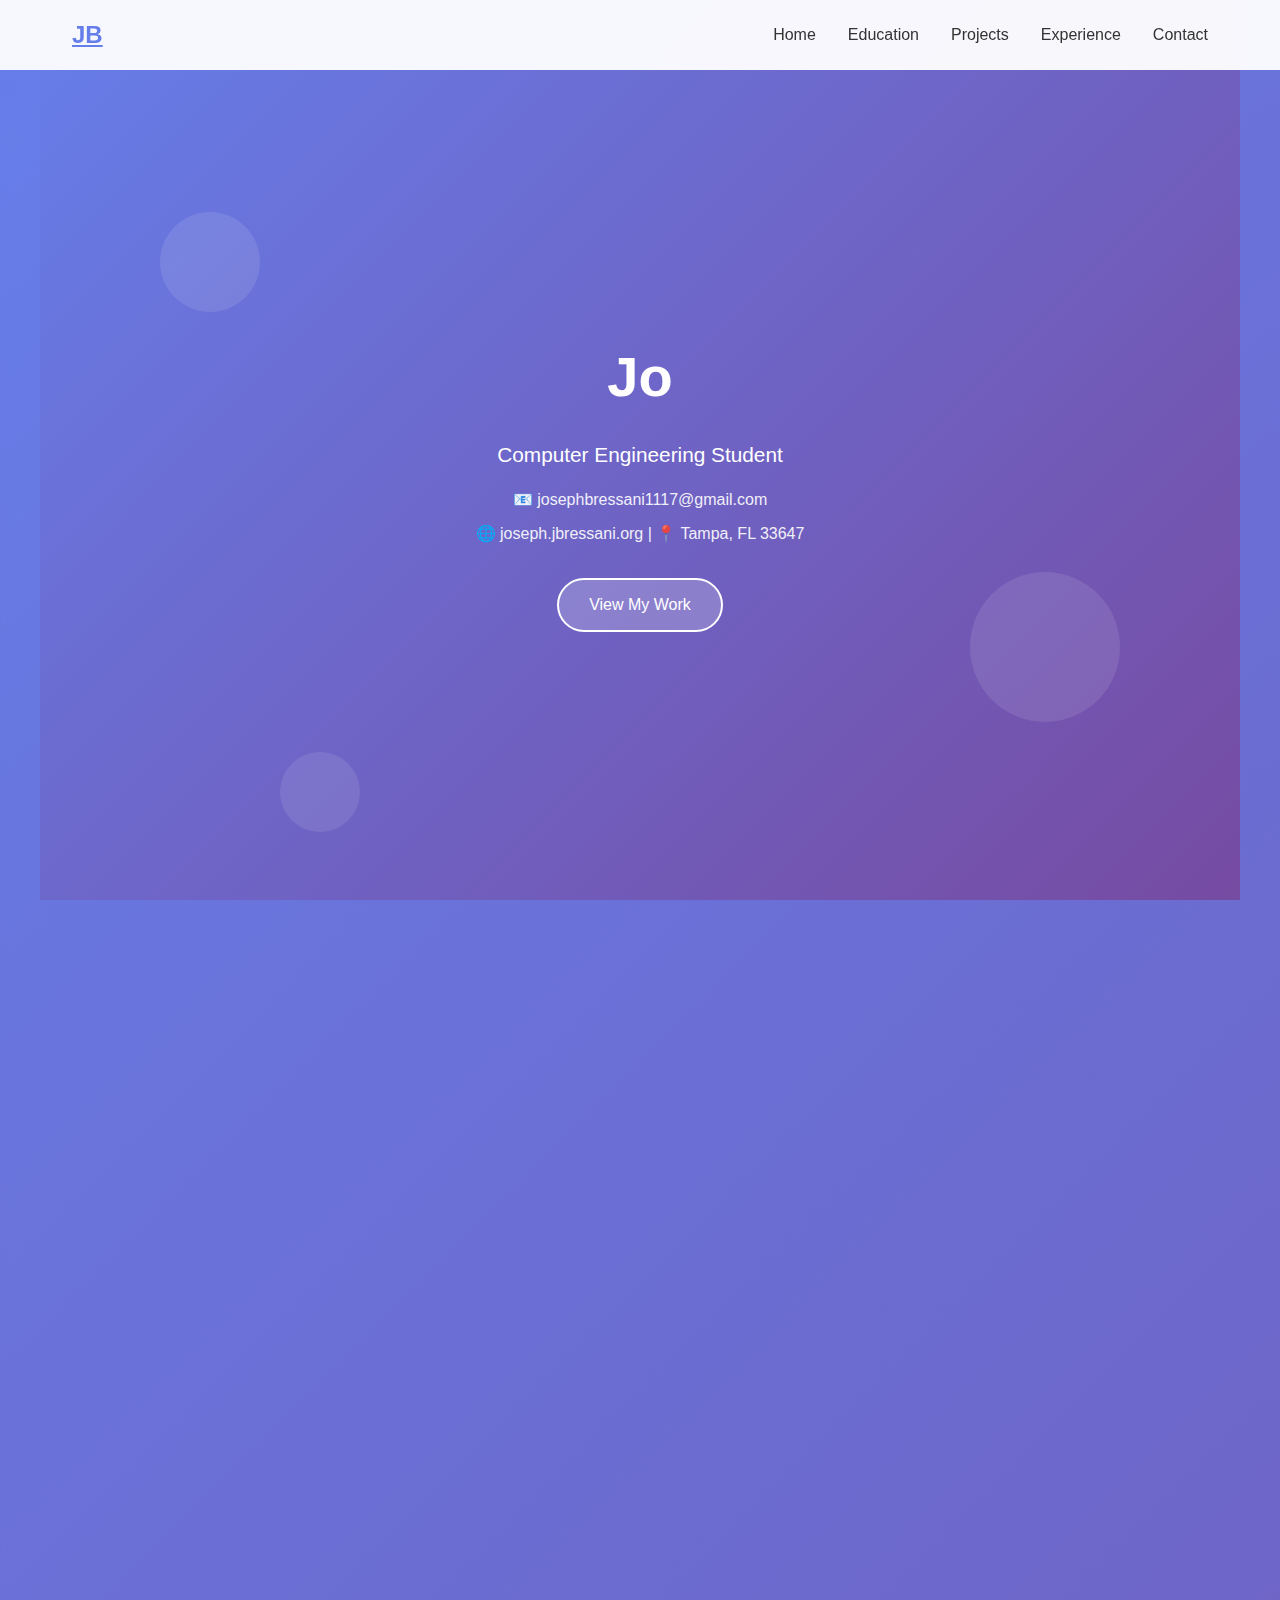
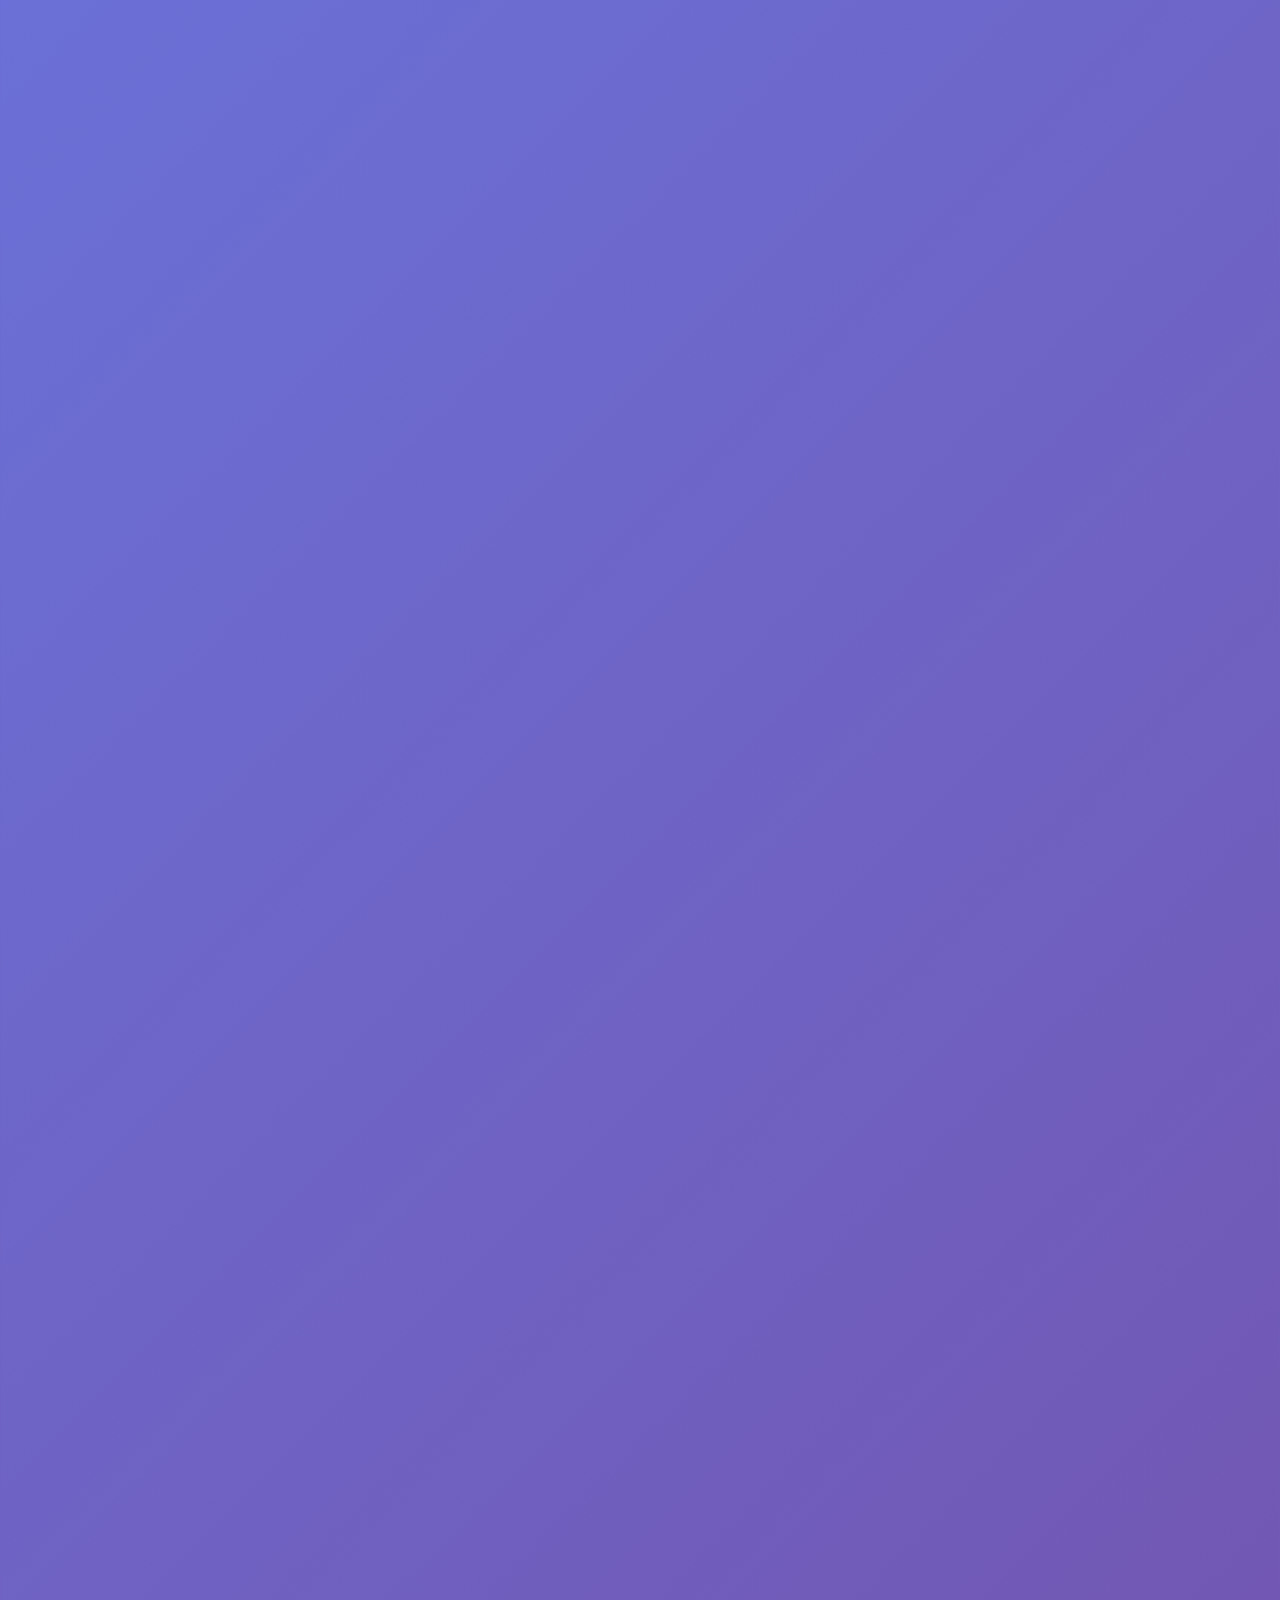
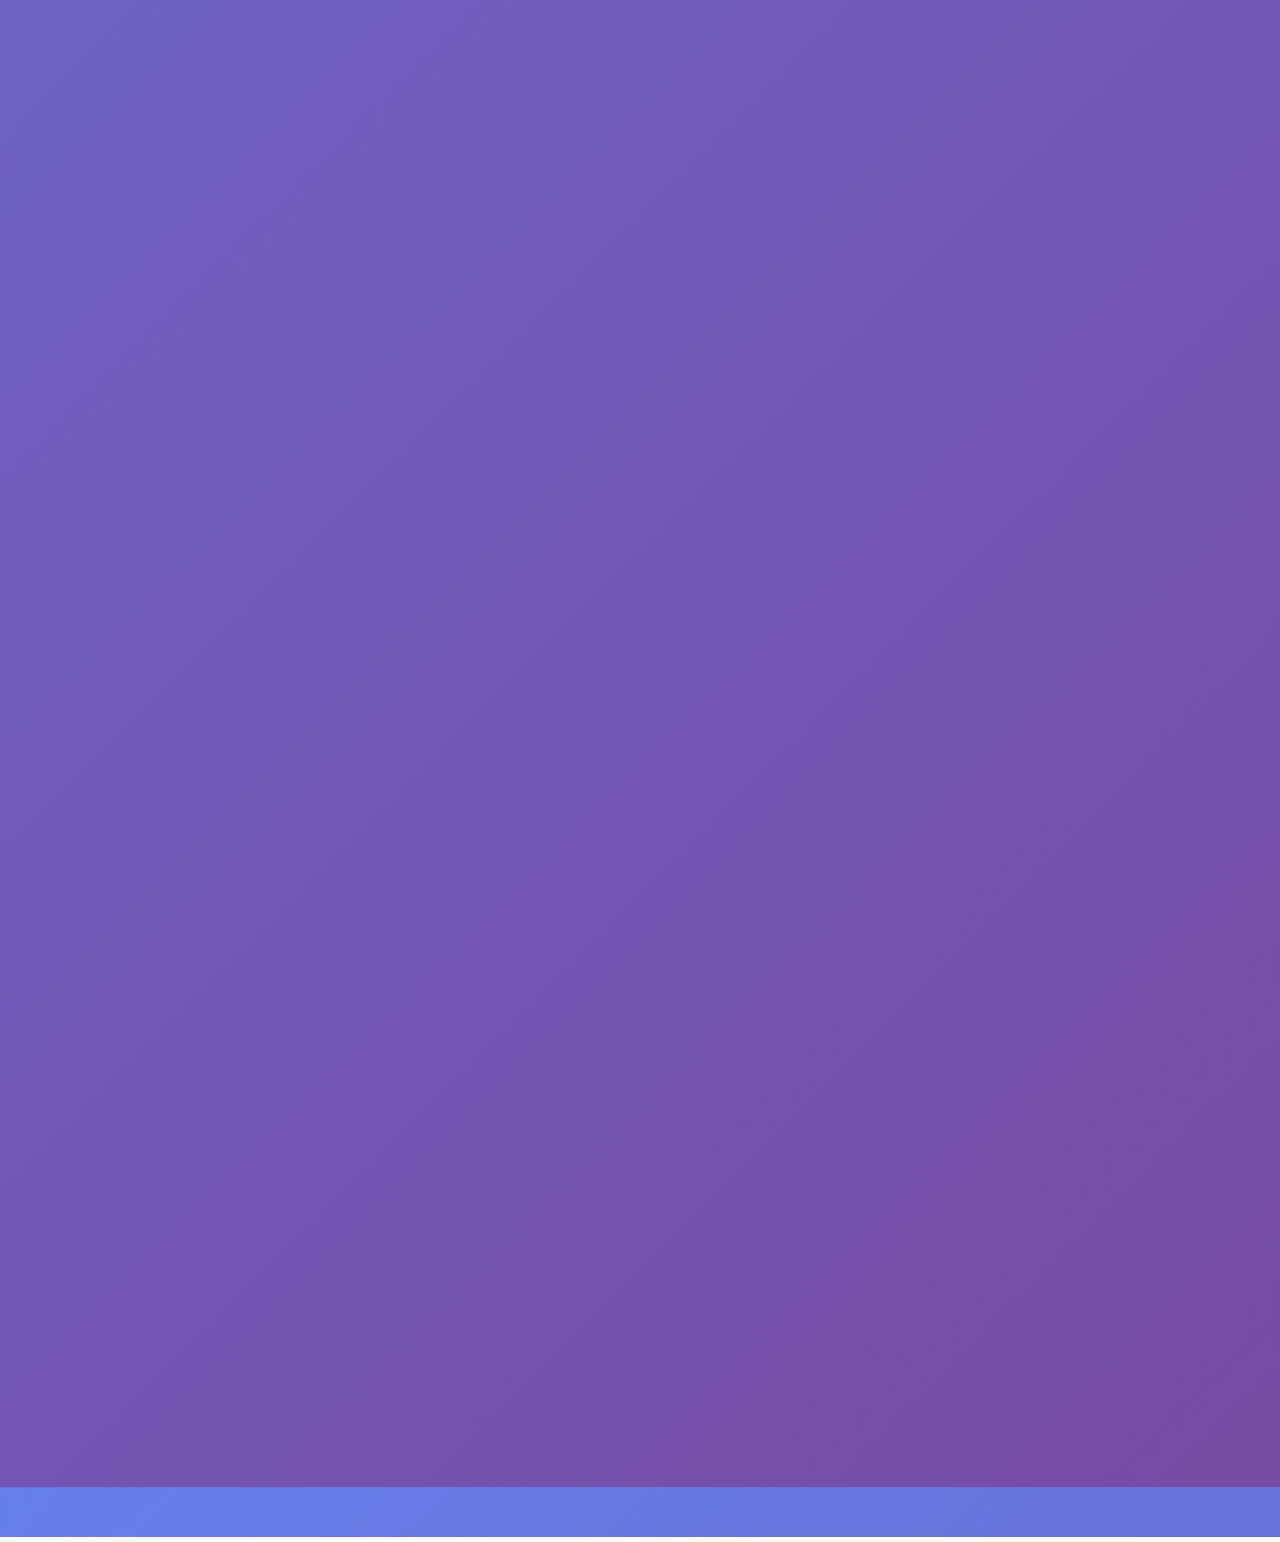
<file: index.html>
<!DOCTYPE html>
<html lang="en">
  <head>
    <meta charset="UTF-8" />
    <meta name="viewport" content="width=device-width, initial-scale=1.0" />
    <title>Joseph Bressani - Portfolio</title>
    <link rel="stylesheet" href="styles.css" />
  </head>
  <body>
    <nav id="navbar">
      <div class="nav-container">
        <a href="index.html" class="logo">JB</a>

        <ul class="nav-links">
          <li><a href="#home" class="active">Home</a></li>
          <li><a href="education.html#education">Education</a></li>
          <li><a href="projects.html#projects">Projects</a></li>
          <li><a href="experience.html#experience">Experience</a></li>
          <li><a href="contact.html#contact">Contact</a></li>
        </ul>
      </div>
    </nav>

    <section id="home">
      <div class="floating-shapes">
        <div class="shape"></div>
        <div class="shape"></div>
        <div class="shape"></div>
      </div>
      <div class="hero-content">
        <h1>Joseph Bressani</h1>
        <p>Computer Engineering Student</p>
        <div class="contact-info">
          <p>📧 josephbressani1117@gmail.com</p>
          <p>🌐 joseph.jbressani.org | 📍 Tampa, FL 33647</p>
        </div>
        <a href="#projects" class="cta-button">View My Work</a>
      </div>
    </section>

    <section id="education">
      <div class="content-section">
        <h2 class="section-title">Education</h2>

        <div class="education-item">
          <h3>Bachelor of Science in Computer Engineering</h3>
          <div class="year">2023 - 2027 (Expected)</div>
          <p>
            University of South Florida, Tampa, FL - Current GPA: 3.72, Dean's
            List (3x). Focusing on computer systems, networking, and
            infrastructure development.
          </p>
        </div>

        <div class="education-item">
          <h3>Core Competencies</h3>
          <div class="year">Academic & Personal Projects</div>
          <p>
            <strong>Programming:</strong> Python, C/C++, JavaScript, TypeScript,
            HTML, CSS<br />
            <strong>Web Development:</strong> Angular, Responsive Design, Custom
            Domain Management<br />
            <strong>Infrastructure:</strong> Proxmox, Ubuntu Server,
            Virtualization, Container Management
          </p>
        </div>

        <div class="education-item">
          <h3>Technical Skills</h3>
          <div class="year">Hands-on Experience</div>
          <p>
            <strong>Networking:</strong> Port Forwarding, Static IP
            Configuration, LAN/WAN Setup<br />
            <strong>Tools:</strong> Visual Studio Code, GitHub, Windows/Linux
            CLI, WinSCP, Putty<br />
            <strong>Systems:</strong> Server Administration, Self-hosted
            Services, Remote Access Configuration
          </p>
        </div>
      </div>
    </section>

    <section id="projects">
      <div class="content-section">
        <h2 class="section-title">Projects</h2>

        <div class="projects-grid">
          <!-- <div class="project-card">
                    <h3>Angular Website</h3>
                    <p>Currently developing a modern web application using Angular framework with TypeScript. Focus on creating responsive, user-friendly interfaces with advanced component architecture.</p>
                    <div class="project-tech">
                        <span class="tech-tag">Angular</span>
                        <span class="tech-tag">TypeScript</span>
                        <span class="tech-tag">HTML/CSS</span>
                        <span class="tech-tag">JavaScript</span>
                    </div>
                </div> -->

          <div class="project-card">
            <h3>Personal Resume Website</h3>
            <p>
              Created a fully responsive personal website using HTML, CSS, and
              JavaScript. Integrated with GitHub for version control and
              deployed with custom domain configuration.
            </p>
            <div class="project-tech">
              <span class="tech-tag">HTML</span>
              <span class="tech-tag">CSS</span>
              <span class="tech-tag">JavaScript</span>
              <span class="tech-tag">GitHub</span>
            </div>
          </div>

          <div class="project-card">
            <h3>Homelab Infrastructure</h3>
            <p>
              Designed and implemented a comprehensive homelab system for
              virtualization and server administration. Deployed VMs and
              containers using Proxmox, with remote access capabilities.
            </p>
            <div class="project-tech">
              <span class="tech-tag">Proxmox</span>
              <span class="tech-tag">Ubuntu Server</span>
              <span class="tech-tag">Virtualization</span>
              <span class="tech-tag">Networking</span>
            </div>
          </div>

          <div class="project-card">
            <h3>Minecraft Server Management</h3>
            <p>
              Configured and deployed a Minecraft server on Ubuntu Server with
              port forwarding for external access. Managed server administration
              and user experience optimization.
            </p>
            <div class="project-tech">
              <span class="tech-tag">Ubuntu Server</span>
              <span class="tech-tag">Port Forwarding</span>
              <span class="tech-tag">Server Admin</span>
              <span class="tech-tag">Linux CLI</span>
            </div>
          </div>

          <div class="project-card">
            <h3></h3>
            <p></p>
            <div class="project-tech">
              <span class="tech-tag"></span>
              <span class="tech-tag"></span>
              <span class="tech-tag"></span>
              <span class="tech-tag"></span>
            </div>
          </div>
        </div>
      </div>
    </section>

    <section id="experience">
      <div class="content-section">
        <h2 class="section-title">Work Experience</h2>

        <div class="education-item">
          <h3>Clubhouse Staff</h3>
          <div class="year">November 2023 - Present</div>
          <p><strong>The Melrose Management Partnership</strong> - Tampa, FL</p>
          <ul style="margin-top: 1rem; padding-left: 2rem">
            <li>
              Create and maintain a
              <strong>clean and safe environment</strong> through comprehensive
              clubhouse maintenance and community rule enforcement
            </li>
            <li>
              Provide
              <strong>friendly and professional customer service</strong> to
              residents and guests during events and daily operations
            </li>
            <li>
              Coordinate <strong>event setup and cleanup</strong>, ensuring all
              amenities are properly prepared and functioning optimally
            </li>
            <li>
              <strong>Address resident concerns</strong> and clubhouse issues
              promptly, providing effective assistance and solutions when
              possible
            </li>
          </ul>
        </div>
      </div>
    </section>

    <section id="contact">
      <div class="content-section">
        <h2 class="section-title">Contact Me</h2>

        <form class="contact-form" id="contactForm">
          <div class="form-group">
            <label for="name">Name</label>
            <input type="text" id="name" name="name" required />
          </div>

          <div class="form-group">
            <label for="email">Email</label>
            <input type="email" id="email" name="email" required />
          </div>

          <div class="form-group">
            <label for="subject">Subject</label>
            <input type="text" id="subject" name="subject" required />
          </div>

          <div class="form-group">
            <label for="message">Message</label>
            <textarea id="message" name="message" rows="5" required></textarea>
          </div>

          <button type="submit" class="submit-btn">Send Message</button>
        </form>
      </div>
    </section>

    <script src="script.js"></script>
  </body>
</html>
</file>
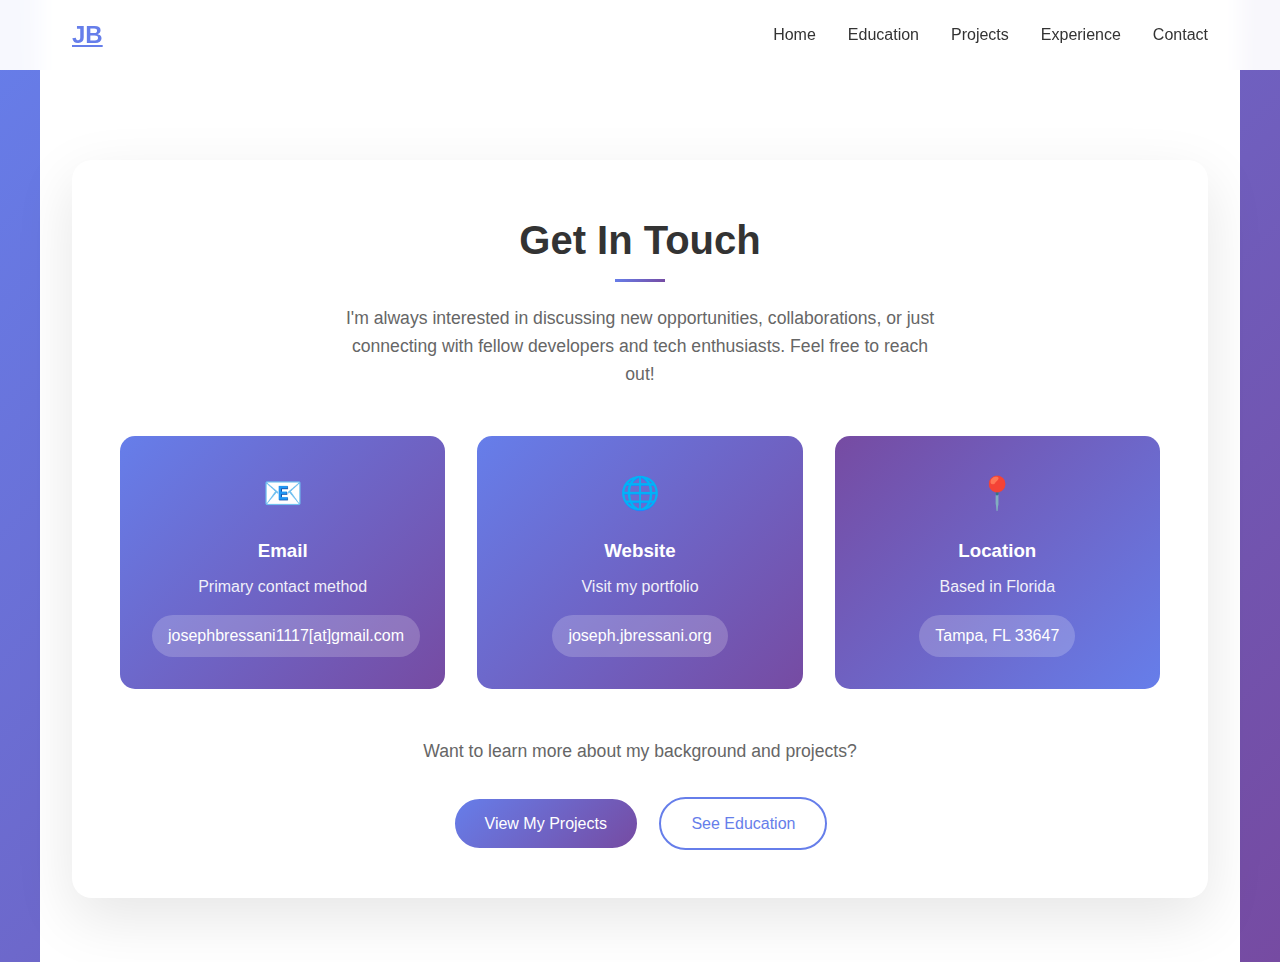
<file: contact.html>
<!DOCTYPE html>
<html lang="en">
  <head>
    <meta charset="UTF-8" />
    <meta name="viewport" content="width=device-width, initial-scale=1.0" />
    <title>Joseph Bressani - Contact</title>
    <link rel="stylesheet" href="styles.css" />
  </head>
  <body>
    <nav id="navbar">
      <div class="nav-container">
        <a href="index.html" class="logo">JB</a>
        <ul class="nav-links">
          <li><a href="index.html">Home</a></li>
          <li><a href="education.html">Education</a></li>
          <li><a href="projects.html">Projects</a></li>
          <li><a href="experience.html">Experience</a></li>
          <li><a href="contact.html" class="active">Contact</a></li>
        </ul>
      </div>
    </nav>

    <section
      id="contact"
      class="visible"
      style="background: white; min-height: 100vh; padding-top: 8rem"
    >
      <div class="content-section">
        <h2 class="section-title">Get In Touch</h2>
        <p
          style="
            text-align: center;
            margin-bottom: 3rem;
            color: #666;
            font-size: 1.1rem;
            max-width: 600px;
            margin-left: auto;
            margin-right: auto;
          "
        >
          I'm always interested in discussing new opportunities, collaborations,
          or just connecting with fellow developers and tech enthusiasts. Feel
          free to reach out!
        </p>

        <!-- Contact Information Cards -->
        <div
          style="
            display: grid;
            grid-template-columns: repeat(auto-fit, minmax(250px, 1fr));
            gap: 2rem;
            margin-bottom: 3rem;
          "
        >
          <div
            style="
              background: linear-gradient(135deg, #667eea 0%, #764ba2 100%);
              color: white;
              padding: 2rem;
              border-radius: 15px;
              text-align: center;
              transition: all 0.3s ease;
            "
            class="contact-card"
          >
            <div style="font-size: 2rem; margin-bottom: 1rem">📧</div>
            <h3 style="margin-bottom: 0.5rem">Email</h3>
            <p style="opacity: 0.9; margin-bottom: 1rem">
              Primary contact method
            </p>
            <a
              style="
                color: white;
                text-decoration: none;
                font-weight: 500;
                padding: 0.5rem 1rem;
                background: rgba(255, 255, 255, 0.2);
                border-radius: 25px;
                display: inline-block;
                transition: all 0.3s ease;
              "
            >
              josephbressani1117[at]gmail.com
            </a>
          </div>

          <div
            style="
              background: linear-gradient(135deg, #667eea 0%, #764ba2 100%);
              color: white;
              padding: 2rem;
              border-radius: 15px;
              text-align: center;
              transition: all 0.3s ease;
            "
            class="contact-card"
          >
            <div style="font-size: 2rem; margin-bottom: 1rem">🌐</div>
            <h3 style="margin-bottom: 0.5rem">Website</h3>
            <p style="opacity: 0.9; margin-bottom: 1rem">Visit my portfolio</p>
            <a
              href="http://joseph.jbressani.org"
              target="_blank"
              style="
                color: white;
                text-decoration: none;
                font-weight: 500;
                padding: 0.5rem 1rem;
                background: rgba(255, 255, 255, 0.2);
                border-radius: 25px;
                display: inline-block;
                transition: all 0.3s ease;
              "
            >
              joseph.jbressani.org
            </a>
          </div>

          <div
            style="
              background: linear-gradient(135deg, #764ba2 0%, #667eea 100%);
              color: white;
              padding: 2rem;
              border-radius: 15px;
              text-align: center;
              transition: all 0.3s ease;
            "
            class="contact-card"
          >
            <div style="font-size: 2rem; margin-bottom: 1rem">📍</div>
            <h3 style="margin-bottom: 0.5rem">Location</h3>
            <p style="opacity: 0.9; margin-bottom: 1rem">Based in Florida</p>
            <span
              style="
                color: white;
                font-weight: 500;
                padding: 0.5rem 1rem;
                background: rgba(255, 255, 255, 0.2);
                border-radius: 25px;
                display: inline-block;
              "
            >
              Tampa, FL 33647
            </span>
          </div>
        </div>

        <!-- Navigation Links -->
        <div style="text-align: center; margin-top: 3rem">
          <p style="color: #666; margin-bottom: 2rem; font-size: 1.1rem">
            Want to learn more about my background and projects?
          </p>
          <div>
            <a
              href="projects.html"
              class="cta-button"
              style="
                margin-right: 1rem;
                display: inline-block;
                padding: 12px 30px;
                background: linear-gradient(135deg, #667eea 0%, #764ba2 100%);
                color: white;
                text-decoration: none;
                border-radius: 50px;
                transition: all 0.3s ease;
              "
              >View My Projects</a
            >
            <a
              href="education.html"
              class="cta-button secondary"
              style="
                display: inline-block;
                padding: 12px 30px;
                background: transparent;
                border: 2px solid #667eea;
                color: #667eea;
                text-decoration: none;
                border-radius: 50px;
                transition: all 0.3s ease;
              "
              >See Education</a
            >
          </div>
        </div>
      </div>
    </section>

    <script src="script.js"></script>
  </body>
</html>
</file>
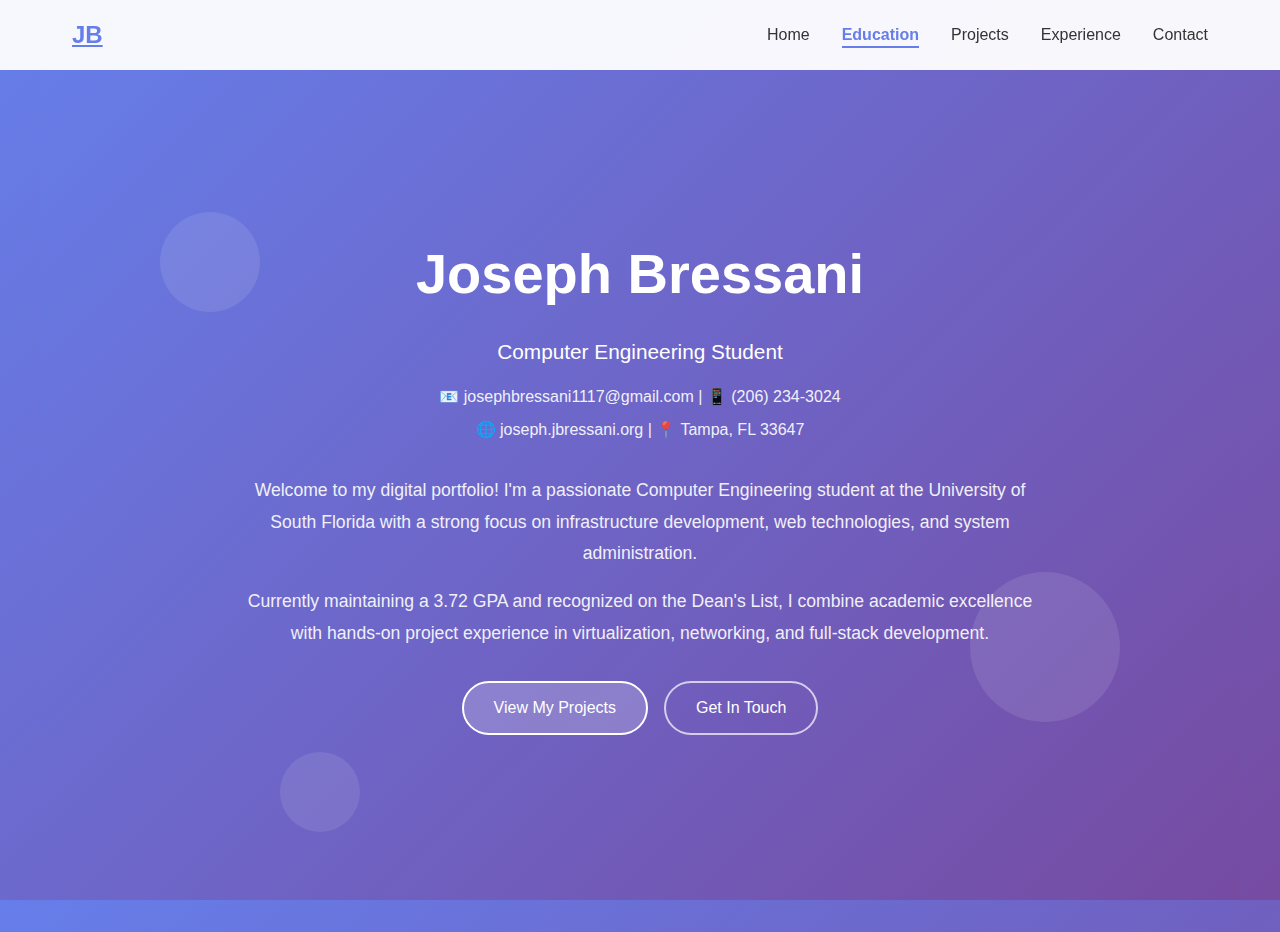
<file: education.html>
<!DOCTYPE html>
<html lang="en">
  <head>
    <meta charset="UTF-8" />
    <meta name="viewport" content="width=device-width, initial-scale=1.0" />
    <title>Joseph Bressani - Home</title>
    <link rel="stylesheet" href="styles.css" />
  </head>
  <body>
    <nav id="navbar">
      <div class="nav-container">
        <a href="index.html" class="logo">JB</a>
        <ul class="nav-links">
          <li><a href="index.html">Home</a></li>
          <li><a href="education.html" class="active">Education</a></li>
          <li><a href="projects.html">Projects</a></li>
          <li><a href="experience.html">Experience</a></li>
          <li><a href="contact.html">Contact</a></li>
        </ul>
      </div>
    </nav>

    <section id="home" class="visible">
      <div class="floating-shapes">
        <div class="shape"></div>
        <div class="shape"></div>
        <div class="shape"></div>
      </div>
      <div class="hero-content">
        <h1>Joseph Bressani</h1>
        <p>Computer Engineering Student</p>
        <div class="contact-info">
          <p>📧 josephbressani1117@gmail.com | 📱 (206) 234-3024</p>
          <p>🌐 joseph.jbressani.org | 📍 Tampa, FL 33647</p>
        </div>

        <div class="intro-text">
          <p>
            Welcome to my digital portfolio! I'm a passionate Computer
            Engineering student at the University of South Florida with a strong
            focus on infrastructure development, web technologies, and system
            administration.
          </p>
          <p>
            Currently maintaining a 3.72 GPA and recognized on the Dean's List,
            I combine academic excellence with hands-on project experience in
            virtualization, networking, and full-stack development.
          </p>
        </div>

        <div class="cta-buttons">
          <a href="projects.html" class="cta-button">View My Projects</a>
          <a href="contact.html" class="cta-button secondary">Get In Touch</a>
        </div>
      </div>
    </section>

    <style>
      .intro-text {
        max-width: 800px;
        margin: 2rem auto;
        animation: slideInUp 1s ease 0.5s both;
      }

      .intro-text p {
        font-size: 1.1rem;
        margin-bottom: 1rem;
        opacity: 0.9;
        line-height: 1.8;
      }

      .cta-buttons {
        display: flex;
        gap: 1rem;
        justify-content: center;
        flex-wrap: wrap;
        margin-top: 2rem;
        animation: slideInUp 1s ease 0.6s both;
      }

      .cta-button.secondary {
        background: transparent;
        border: 2px solid rgba(255, 255, 255, 0.7);
      }

      .cta-button.secondary:hover {
        background: rgba(255, 255, 255, 0.1);
        border-color: white;
      }

      .nav-links a.active {
        color: #667eea;
        font-weight: 600;
      }

      .nav-links a.active::after {
        width: 100%;
      }

      @media (max-width: 768px) {
        .cta-buttons {
          flex-direction: column;
          align-items: center;
        }

        .cta-button {
          width: 200px;
          text-align: center;
        }
      }
    </style>

    <script src="script.js"></script>
  </body>
</html>
</file>
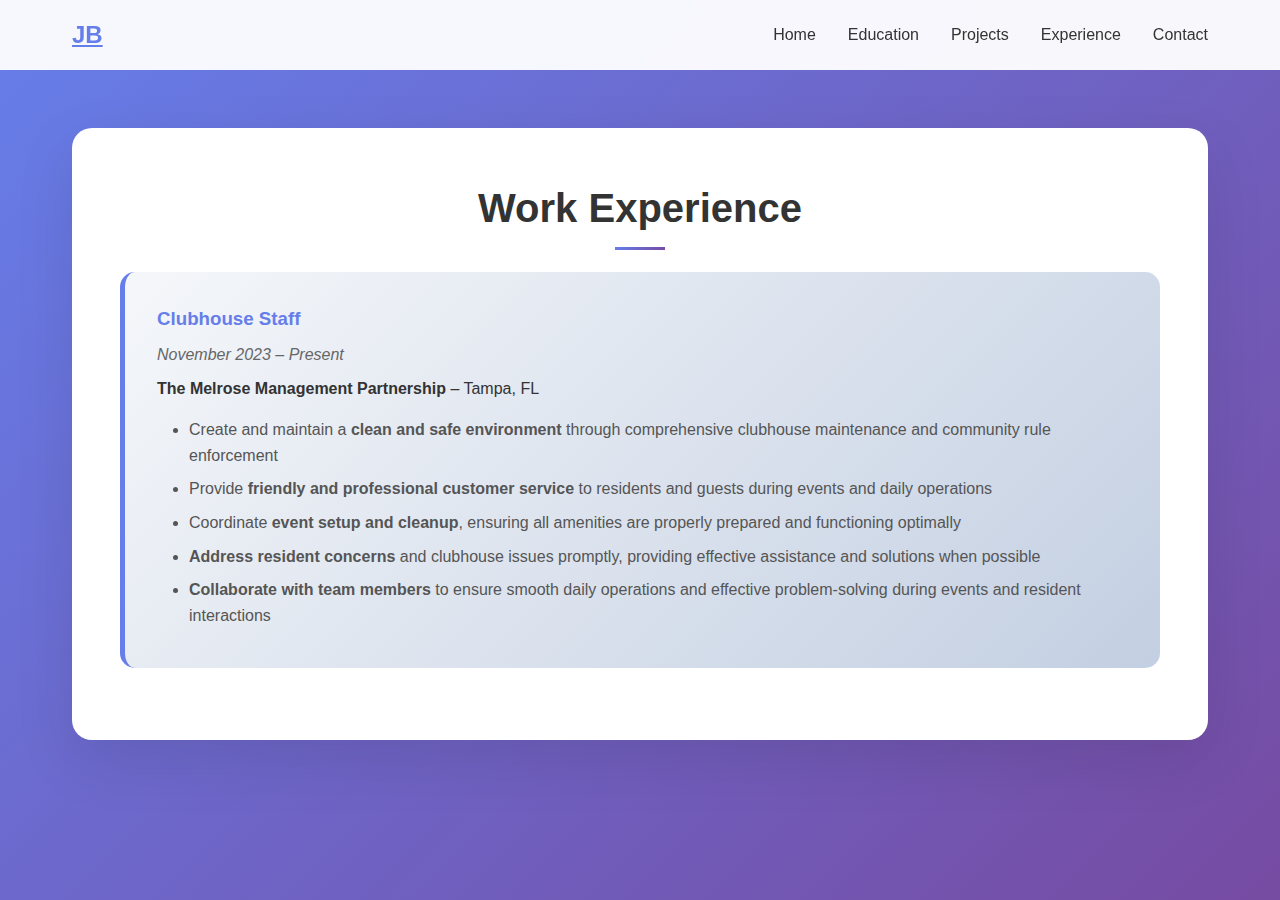
<file: experience.html>
<!DOCTYPE html>
<html lang="en">
  <head>
    <meta charset="UTF-8" />
    <meta name="viewport" content="width=device-width, initial-scale=1.0" />
    <title>Joseph Bressani - Experience</title>
    <link rel="stylesheet" href="styles.css" />
  </head>
  <body>
    <nav id="navbar">
      <div class="nav-container">
        <a href="index.html" class="logo">JB</a>
        <ul class="nav-links">
          <li><a href="index.html">Home</a></li>
          <li><a href="education.html">Education</a></li>
          <li><a href="projects.html">Projects</a></li>
          <li><a href="experience.html" class="active">Experience</a></li>
          <li><a href="contact.html">Contact</a></li>
        </ul>
      </div>
    </nav>

    <section id="experience" class="visible">
      <div class="content-section">
        <h2 class="section-title">Work Experience</h2>
        <div class="education-item">
          <h3>Clubhouse Staff</h3>
          <div class="year">November 2023 – Present</div>
          <p><strong>The Melrose Management Partnership</strong> – Tampa, FL</p>
          <ul style="margin-top: 1rem; padding-left: 2rem">
            <li>
              Create and maintain a
              <strong>clean and safe environment</strong> through comprehensive
              clubhouse maintenance and community rule enforcement
            </li>
            <li>
              Provide
              <strong>friendly and professional customer service</strong> to
              residents and guests during events and daily operations
            </li>
            <li>
              Coordinate <strong>event setup and cleanup</strong>, ensuring all
              amenities are properly prepared and functioning optimally
            </li>
            <li>
              <strong>Address resident concerns</strong> and clubhouse issues
              promptly, providing effective assistance and solutions when
              possible
            </li>
            <li>
              <strong>Collaborate with team members</strong> to ensure smooth
              daily operations and effective problem-solving during events and
              resident interactions
            </li>
          </ul>
        </div>
      </div>
    </section>

    <script src="script.js"></script>
  </body>
</html>
</file>
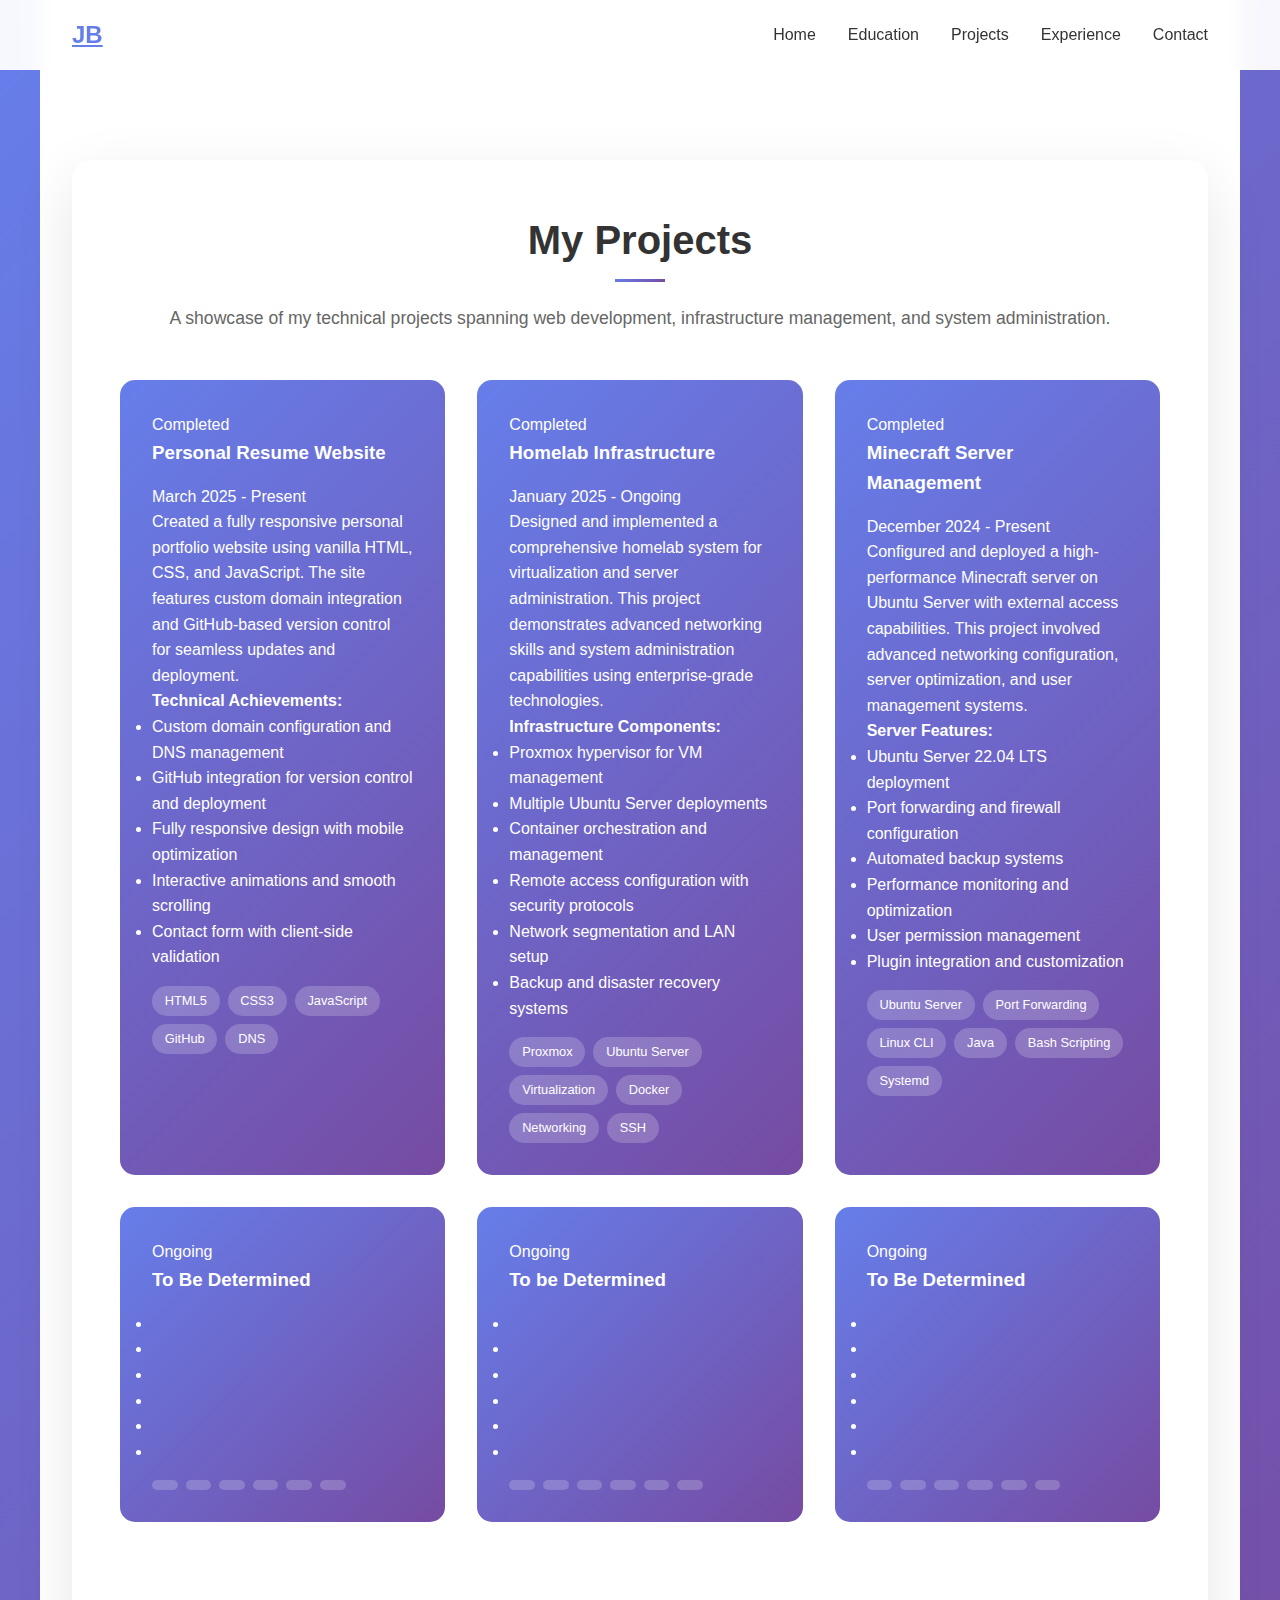
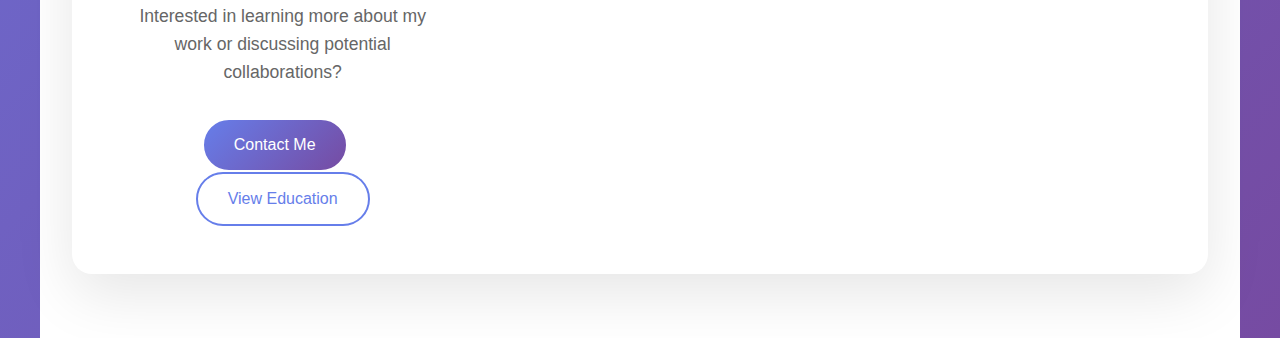
<file: projects.html>
<!DOCTYPE html>
<html lang="en">
<head>
    <meta charset="UTF-8">
    <meta name="viewport" content="width=device-width, initial-scale=1.0">
    <title>Joseph Bressani - Projects</title>
    <link rel="stylesheet" href="styles.css">
</head>
<body>
    <nav id="navbar">
        <div class="nav-container">
          <a href="index.html" class="logo">JB</a>
          <ul class="nav-links">
            <li><a href="index.html">Home</a></li>
            <li><a href="education.html">Education</a></li>
            <li><a href="projects.html" class="active">Projects</a></li>
            <li><a href="experience.html">Experience</a></li>
            <li><a href="contact.html">Contact</a></li>
          </ul>
        </div>
    </nav>
      

    <section id="projects" class="visible" style="background: white; min-height: 100vh; padding-top: 8rem;">
        <div class="content-section">
            <h2 class="section-title">My Projects</h2>
            <p style="text-align: center; margin-bottom: 3rem; color: #666; font-size: 1.1rem;">
                A showcase of my technical projects spanning web development, infrastructure management, and system administration.
            </p>
            
            <div class="projects-grid">
                <!-- Angular Website Project -->
                <!-- <div class="project-card detailed">
                    <div class="project-status ongoing">Ongoing</div>
                    <h3>Angular Website Development</h3>
                    <div class="project-timeline">June 2025 - Present</div>
                    <p>Currently developing a sophisticated web application using the Angular framework with TypeScript. This project focuses on creating responsive, user-friendly interfaces with advanced component architecture and modern web development practices.</p>
                    
                    <div class="project-highlights">
                        <h4>Key Features:</h4>
                        <ul>
                            <li>Component-based architecture with Angular 15+</li>
                            <li>TypeScript for enhanced code reliability</li>
                            <li>Responsive design for all device types</li>
                            <li>Modern UI/UX implementation</li>
                        </ul>
                    </div>
                    
                    <div class="project-tech">
                        <span class="tech-tag">Angular</span>
                        <span class="tech-tag">TypeScript</span>
                        <span class="tech-tag">HTML5</span>
                        <span class="tech-tag">SCSS</span>
                        <span class="tech-tag">RxJS</span>
                    </div>
                </div> -->

                <!-- Resume Website Project -->
                <div class="project-card detailed">
                    <div class="project-status completed">Completed</div>
                    <h3>Personal Resume Website</h3>
                    <div class="project-timeline">March 2025 - Present</div>
                    <p>Created a fully responsive personal portfolio website using vanilla HTML, CSS, and JavaScript. The site features custom domain integration and GitHub-based version control for seamless updates and deployment.</p>
                    
                    <div class="project-highlights">
                        <h4>Technical Achievements:</h4>
                        <ul>
                            <li>Custom domain configuration and DNS management</li>
                            <li>GitHub integration for version control and deployment</li>
                            <li>Fully responsive design with mobile optimization</li>
                            <li>Interactive animations and smooth scrolling</li>
                            <li>Contact form with client-side validation</li>
                        </ul>
                    </div>
                    
                    <div class="project-tech">
                        <span class="tech-tag">HTML5</span>
                        <span class="tech-tag">CSS3</span>
                        <span class="tech-tag">JavaScript</span>
                        <span class="tech-tag">GitHub</span>
                        <span class="tech-tag">DNS</span>
                    </div>
                </div>

                <!-- Homelab Infrastructure Project -->
                <div class="project-card detailed">
                    <div class="project-status completed">Completed</div>
                    <h3>Homelab Infrastructure</h3>
                    <div class="project-timeline">January 2025 - Ongoing</div>
                    <p>Designed and implemented a comprehensive homelab system for virtualization and server administration. This project demonstrates advanced networking skills and system administration capabilities using enterprise-grade technologies.</p>
                    
                    <div class="project-highlights">
                        <h4>Infrastructure Components:</h4>
                        <ul>
                            <li>Proxmox hypervisor for VM management</li>
                            <li>Multiple Ubuntu Server deployments</li>
                            <li>Container orchestration and management</li>
                            <li>Remote access configuration with security protocols</li>
                            <li>Network segmentation and LAN setup</li>
                            <li>Backup and disaster recovery systems</li>
                        </ul>
                    </div>
                    
                    <div class="project-tech">
                        <span class="tech-tag">Proxmox</span>
                        <span class="tech-tag">Ubuntu Server</span>
                        <span class="tech-tag">Virtualization</span>
                        <span class="tech-tag">Docker</span>
                        <span class="tech-tag">Networking</span>
                        <span class="tech-tag">SSH</span>
                    </div>
                </div>

                <!-- Minecraft Server Management Project -->
                <div class="project-card detailed">
                    <div class="project-status completed">Completed</div>
                    <h3>Minecraft Server Management</h3>
                    <div class="project-timeline">December 2024 - Present</div>
                    <p>Configured and deployed a high-performance Minecraft server on Ubuntu Server with external access capabilities. This project involved advanced networking configuration, server optimization, and user management systems.</p>
                    
                    <div class="project-highlights">
                        <h4>Server Features:</h4>
                        <ul>
                            <li>Ubuntu Server 22.04 LTS deployment</li>
                            <li>Port forwarding and firewall configuration</li>
                            <li>Automated backup systems</li>
                            <li>Performance monitoring and optimization</li>
                            <li>User permission management</li>
                            <li>Plugin integration and customization</li>
                        </ul>
                    </div>
                    
                    <div class="project-tech">
                        <span class="tech-tag">Ubuntu Server</span>
                        <span class="tech-tag">Port Forwarding</span>
                        <span class="tech-tag">Linux CLI</span>
                        <span class="tech-tag">Java</span>
                        <span class="tech-tag">Bash Scripting</span>
                        <span class="tech-tag">Systemd</span>
                    </div>
                </div>

                <!-- Web Development Skills Project -->
                <!-- <div class="project-card detailed">
                    <div class="project-status ongoing">Learning</div>
                    <h3>Advanced Web Development</h3>
                    <div class="project-timeline">Present</div>
                    <p>Expanding expertise in modern web development technologies and frameworks. Focus on building scalable, maintainable applications with emphasis on performance optimization and user experience.</p>
                    
                    <div class="project-highlights">
                        <h4>Skills Development:</h4>
                        <ul>
                            <li>Advanced JavaScript and ES6+ features</li>
                            <li>React.js component development</li>
                            <li>Node.js backend development</li>
                            <li>Database integration (MySQL, MongoDB)</li>
                            <li>API development and consumption</li>
                            <li>Performance optimization techniques</li>
                        </ul>
                    </div>
                    
                    <div class="project-tech">
                        <span class="tech-tag">JavaScript</span>
                        <span class="tech-tag">React</span>
                        <span class="tech-tag">Node.js</span>
                        <span class="tech-tag">MySQL</span>
                        <span class="tech-tag">REST APIs</span>
                        <span class="tech-tag">Git</span>
                    </div>
                </div> -->

                <!-- Unknown -->
                <div class="project-card detailed">
                    <div class="project-status ongoing">Ongoing</div>
                    <h3>To Be Determined</h3>
                    <div class="project-timeline"></div>
                    <p></p>
                    
                    <div class="project-highlights">
                        <h4></h4>
                        <ul>
                            <li></li>
                            <li></li>
                            <li></li>
                            <li></li>
                            <li></li>
                            <li></li>
                        </ul>
                    </div>
                    
                    <div class="project-tech">
                        <span class="tech-tag"></span>
                        <span class="tech-tag"></span>
                        <span class="tech-tag"></span>
                        <span class="tech-tag"></span>
                        <span class="tech-tag"></span>
                        <span class="tech-tag"></span>
                    </div>
                </div>

                <!-- Unknown -->
                <div class="project-card detailed">
                    <div class="project-status ongoing">Ongoing</div>
                    <h3>To be Determined</h3>
                    <div class="project-timeline"></div>
                    <p></p>
                    
                    <div class="project-highlights">
                        <h4></h4>
                        <ul>
                            <li></li>
                            <li></li>
                            <li></li>
                            <li></li>
                            <li></li>
                            <li></li>
                        </ul>
                    </div>
                    
                    <div class="project-tech">
                        <span class="tech-tag"></span>
                        <span class="tech-tag"></span>
                        <span class="tech-tag"></span>
                        <span class="tech-tag"></span>
                        <span class="tech-tag"></span>
                        <span class="tech-tag"></span>
                    </div>
                </div>
                
                <!-- Unknown -->
                <div class="project-card detailed">
                    <div class="project-status ongoing">Ongoing</div>
                    <h3>To Be Determined</h3>
                    <div class="project-timeline"></div>
                    <p></p>
                    
                    <div class="project-highlights">
                        <h4></h4>
                        <ul>
                            <li></li>
                            <li></li>
                            <li></li>
                            <li></li>
                            <li></li>
                            <li></li>
                        </ul>
                    </div>
                    
                    <div class="project-tech">
                        <span class="tech-tag"></span>
                        <span class="tech-tag"></span>
                        <span class="tech-tag"></span>
                        <span class="tech-tag"></span>
                        <span class="tech-tag"></span>
                        <span class="tech-tag"></span>
                    </div>
                </div>

            <!-- Project Statistics -->
            <!-- <div style="margin-top: 4rem; text-align: center; padding: 2rem; background: linear-gradient(135deg, #f5f7fa 0%, #c3cfe2 100%); border-radius: 15px;">
                <h3 style="color: #667eea; margin-bottom: 1rem;">Project Impact</h3>
                <div style="display: grid; grid-template-columns: repeat(auto-fit, minmax(200px, 1fr)); gap: 2rem; margin-top: 2rem;">
                    <div>
                        <h4 style="font-size: 2rem; color: #667eea; margin-bottom: 0.5rem;">6+</h4>
                        <p style="color: #666;">Active Projects</p>
                    </div>
                    <div>
                        <h4 style="font-size: 2rem; color: #667eea; margin-bottom: 0.5rem;">15+</h4>
                        <p style="color: #666;">Technologies Used</p>
                    </div>
                    <div>
                        <h4 style="font-size: 2rem; color: #667eea; margin-bottom: 0.5rem;">100+</h4>
                        <p style="color: #666;">Hours of Development</p>
                    </div>
                    <div>
                        <h4 style="font-size: 2rem; color: #667eea; margin-bottom: 0.5rem;">3.72</h4>
                        <p style="color: #666;">Academic GPA</p>
                    </div>
                </div>
            </div> -->

            <!-- Call to Action -->
            <div style="text-align: center; margin-top: 3rem;">
                <p style="color: #666; margin-bottom: 2rem; font-size: 1.1rem;">
                    Interested in learning more about my work or discussing potential collaborations?
                </p>
                <div>
                    <a href="contact.html" class="cta-button" style="margin-right: 1rem; display: inline-block; padding: 12px 30px; background: linear-gradient(135deg, #667eea 0%, #764ba2 100%); color: white; text-decoration: none; border-radius: 50px; transition: all 0.3s ease;">Contact Me</a>
                    <a href="education.html" class="cta-button secondary" style="display: inline-block; padding: 12px 30px; background: transparent; border: 2px solid #667eea; color: #667eea; text-decoration: none; border-radius: 50px; transition: all 0.3s ease;">View Education</a>
                </div>
            </div>
        </div>
    </section>

    <script src="script.js"></script>
</body>
</html>
</file>
<file: styles.css>
* {
    margin: 0;
    padding: 0;
    box-sizing: border-box;
}

body {
    font-family: 'Arial', sans-serif;
    line-height: 1.6;
    color: #333;
    overflow-x: hidden;
    background: linear-gradient(135deg, #667eea 0%, #764ba2 100%);
}

/* Navigation */
nav {
    position: fixed;
    top: 0;
    width: 100%;
    background: rgba(255, 255, 255, 0.95);
    backdrop-filter: blur(10px);
    z-index: 1000;
    padding: 1rem 0;
    transition: all 0.3s ease;
}

nav.scrolled {
    background: rgba(255, 255, 255, 0.98);
    box-shadow: 0 2px 20px rgba(0, 0, 0, 0.1);
}

.nav-container {
    max-width: 1200px;
    margin: 0 auto;
    display: flex;
    justify-content: space-between;
    align-items: center;
    padding: 0 2rem;
}

.logo {
    font-size: 1.5rem;
    font-weight: bold;
    color: #667eea;
    animation: pulse 2s infinite;
}

.nav-links {
    display: flex;
    list-style: none;
    gap: 2rem;
}

.nav-links a {
    text-decoration: none;
    color: #333;
    font-weight: 500;
    transition: all 0.3s ease;
    position: relative;
}

.nav-links a:hover {
    color: #667eea;
    transform: translateY(-2px);
}

.nav-links a::after {
    content: '';
    position: absolute;
    width: 0;
    height: 2px;
    bottom: -5px;
    left: 0;
    background: #667eea;
    transition: width 0.3s ease;
}

.nav-links a:hover::after {
    width: 100%;
}

/* Sections */
section {
    min-height: 100vh;
    padding: 6rem 2rem 2rem;
    max-width: 1200px;
    margin: 0 auto;
    opacity: 0;
    transform: translateY(50px);
    transition: all 0.8s ease;
}

section.visible {
    opacity: 1;
    transform: translateY(0);
}

/* Home Section */
#home {
    display: flex;
    align-items: center;
    justify-content: center;
    text-align: center;
    background: linear-gradient(135deg, #667eea 0%, #764ba2 100%);
    color: white;
    position: relative;
}

.hero-content h1 {
    font-size: 3.5rem;
    margin-bottom: 1rem;
    animation: slideInUp 1s ease;
}

.hero-content p {
    font-size: 1.3rem;
    margin-bottom: 1rem;
    animation: slideInUp 1s ease 0.2s both;
}

.contact-info {
    margin-bottom: 2rem;
    animation: slideInUp 1s ease 0.3s both;
}

.contact-info p {
    font-size: 1rem;
    opacity: 0.9;
    margin-bottom: 0.5rem;
}

.cta-button {
    display: inline-block;
    padding: 12px 30px;
    background: rgba(255, 255, 255, 0.2);
    border: 2px solid white;
    color: white;
    text-decoration: none;
    border-radius: 50px;
    transition: all 0.3s ease;
    animation: slideInUp 1s ease 0.4s both;
}

.cta-button:hover {
    background: white;
    color: #667eea;
    transform: translateY(-3px);
    box-shadow: 0 10px 30px rgba(0, 0, 0, 0.2);
}

.floating-shapes {
    position: absolute;
    width: 100%;
    height: 100%;
    overflow: hidden;
    z-index: -1;
}

.shape {
    position: absolute;
    background: rgba(255, 255, 255, 0.1);
    border-radius: 50%;
    animation: float 6s ease-in-out infinite;
}

.shape:nth-child(1) {
    width: 100px;
    height: 100px;
    top: 20%;
    left: 10%;
    animation-delay: 0s;
}

.shape:nth-child(2) {
    width: 150px;
    height: 150px;
    top: 60%;
    right: 10%;
    animation-delay: 2s;
}

.shape:nth-child(3) {
    width: 80px;
    height: 80px;
    top: 80%;
    left: 20%;
    animation-delay: 4s;
}

/* Content Sections */
.content-section {
    background: white;
    border-radius: 20px;
    padding: 3rem;
    margin: 2rem 0;
    box-shadow: 0 20px 60px rgba(0, 0, 0, 0.1);
    position: relative;
}

.section-title {
    font-size: 2.5rem;
    margin-bottom: 2rem;
    color: #333;
    text-align: center;
    position: relative;
}

.section-title::after {
    content: '';
    position: absolute;
    width: 50px;
    height: 3px;
    background: linear-gradient(135deg, #667eea, #764ba2);
    bottom: -10px;
    left: 50%;
    transform: translateX(-50%);
}

/* Education Section */
.education-item {
    background: linear-gradient(135deg, #f5f7fa 0%, #c3cfe2 100%);
    padding: 2rem;
    margin: 1.5rem 0;
    border-radius: 15px;
    border-left: 5px solid #667eea;
    transition: all 0.3s ease;
}

.education-item:hover {
    transform: translateX(10px);
    box-shadow: 0 10px 30px rgba(0, 0, 0, 0.15);
}

.education-item h3 {
    color: #667eea;
    margin-bottom: 0.5rem;
}

.education-item .year {
    color: #666;
    font-style: italic;
    margin-bottom: 0.5rem;
}

.education-item ul {
    color: #555;
}

.education-item ul li {
    margin-bottom: 0.5rem;
}

/* Projects Section */
.projects-grid {
    display: grid;
    grid-template-columns: repeat(auto-fit, minmax(300px, 1fr));
    gap: 2rem;
    margin-top: 2rem;
}

.project-card {
    background: linear-gradient(135deg, #667eea 0%, #764ba2 100%);
    color: white;
    padding: 2rem;
    border-radius: 15px;
    transition: all 0.3s ease;
    position: relative;
    overflow: hidden;
}

.project-card::before {
    content: '';
    position: absolute;
    top: -50%;
    left: -50%;
    width: 200%;
    height: 200%;
    background: linear-gradient(45deg, transparent, rgba(255, 255, 255, 0.1), transparent);
    transform: rotate(45deg);
    transition: all 0.6s ease;
    opacity: 0;
}

.project-card:hover::before {
    animation: shine 0.6s ease;
}

.project-card:hover {
    transform: translateY(-10px) scale(1.02);
    box-shadow: 0 20px 40px rgba(0, 0, 0, 0.2);
}

.project-card h3 {
    margin-bottom: 1rem;
}

.project-tech {
    display: flex;
    gap: 0.5rem;
    margin-top: 1rem;
    flex-wrap: wrap;
}

.tech-tag {
    background: rgba(255, 255, 255, 0.2);
    padding: 0.3rem 0.8rem;
    border-radius: 20px;
    font-size: 0.8rem;
}

/* Contact Section */
.contact-form {
    max-width: 600px;
    margin: 0 auto;
}

.form-group {
    margin-bottom: 1.5rem;
}

.form-group label {
    display: block;
    margin-bottom: 0.5rem;
    color: #333;
    font-weight: 500;
}

.form-group input,
.form-group textarea {
    width: 100%;
    padding: 12px;
    border: 2px solid #e1e1e1;
    border-radius: 10px;
    font-size: 1rem;
    transition: all 0.3s ease;
}

.form-group input:focus,
.form-group textarea:focus {
    outline: none;
    border-color: #667eea;
    box-shadow: 0 0 10px rgba(102, 126, 234, 0.2);
}

.submit-btn {
    background: linear-gradient(135deg, #667eea 0%, #764ba2 100%);
    color: white;
    padding: 12px 30px;
    border: none;
    border-radius: 50px;
    font-size: 1rem;
    cursor: pointer;
    transition: all 0.3s ease;
    width: 100%;
}

.submit-btn:hover {
    transform: translateY(-2px);
    box-shadow: 0 10px 30px rgba(102, 126, 234, 0.4);
}

/* Animations */
@keyframes slideInUp {
    from {
        opacity: 0;
        transform: translateY(30px);
    }
    to {
        opacity: 1;
        transform: translateY(0);
    }
}

@keyframes float {
    0%, 100% { transform: translateY(0px) rotate(0deg); }
    50% { transform: translateY(-20px) rotate(180deg); }
}

@keyframes pulse {
    0%, 100% { transform: scale(1); }
    50% { transform: scale(1.05); }
}

@keyframes shine {
    0% { opacity: 0; transform: translateX(-100%) translateY(-100%) rotate(45deg); }
    50% { opacity: 1; }
    100% { opacity: 0; transform: translateX(100%) translateY(100%) rotate(45deg); }
}

@keyframes particleFade {
    0% {
        opacity: 1;
        transform: scale(1) translateY(0);
    }
    100% {
        opacity: 0;
        transform: scale(0) translateY(-50px);
    }
}

/* Responsive */
@media (max-width: 768px) {
    .nav-links {
        gap: 1rem;
    }
    
    .hero-content h1 {
        font-size: 2.5rem;
    }
    
    .hero-content p {
        font-size: 1.1rem;
    }
    
    .content-section {
        padding: 2rem;
        margin: 1rem 0;
    }
    
    .section-title {
        font-size: 2rem;
    }
    
    .contact-info p {
        font-size: 0.9rem;
    }
    
    .projects-grid {
        grid-template-columns: 1fr;
    }
}
</file>
